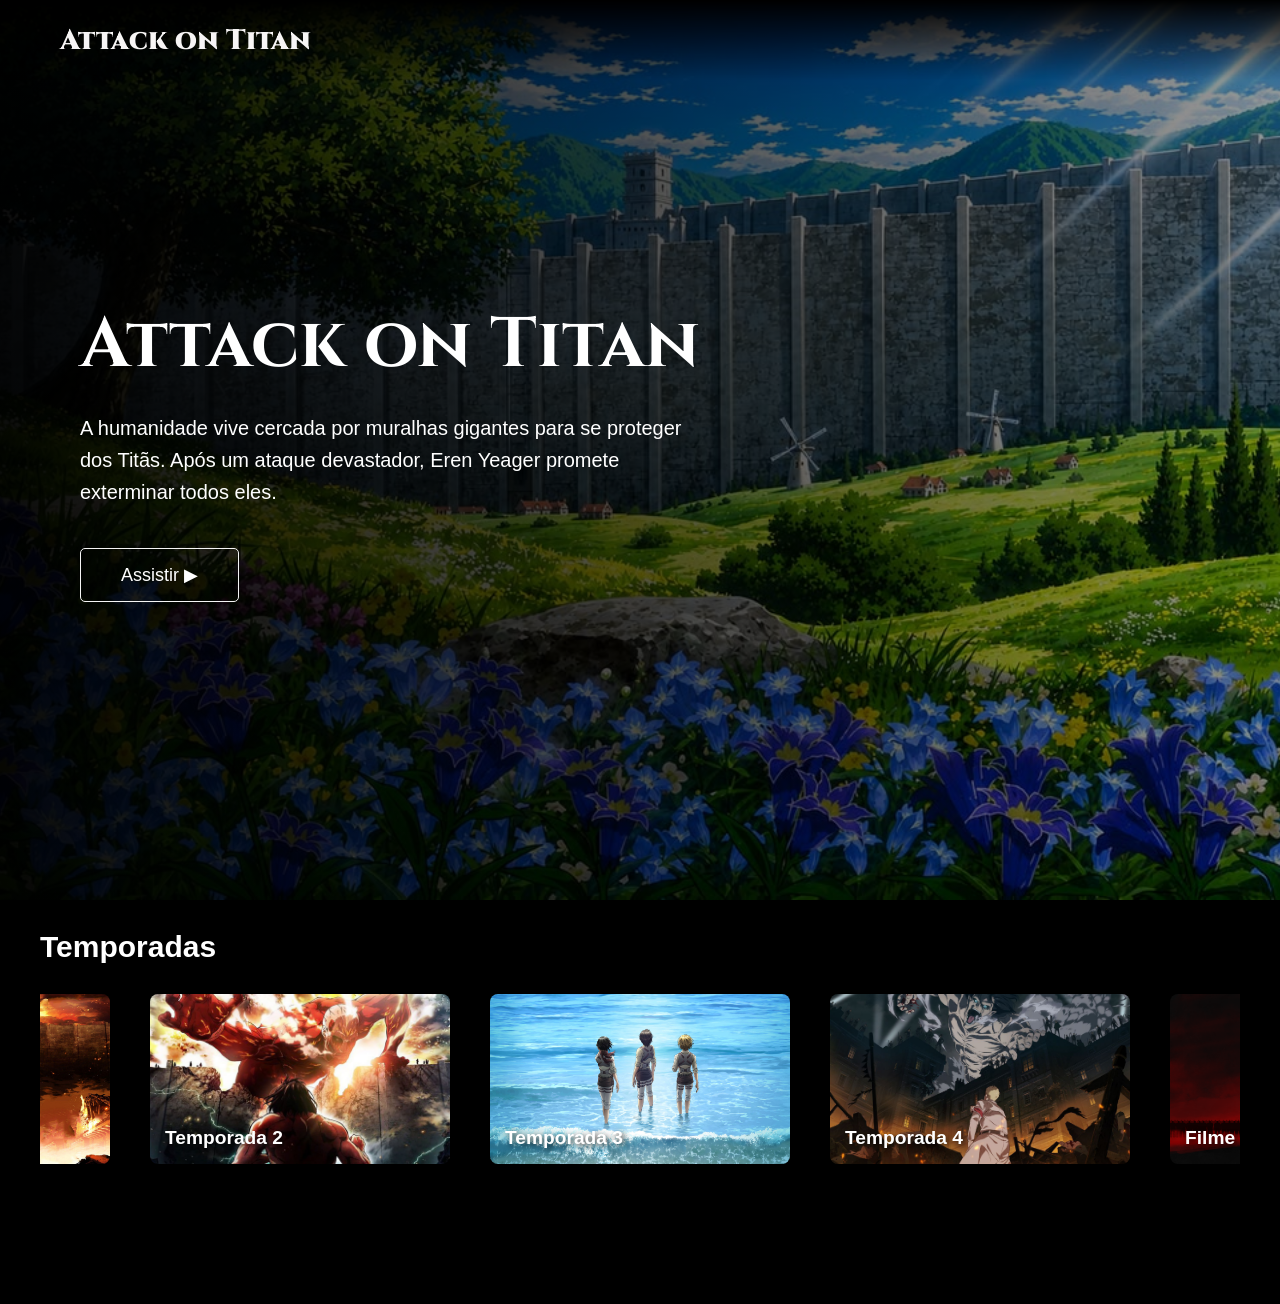
<file: index.html>
<!DOCTYPE html>
<html lang="pt-BR">
<head>
  <meta charset="UTF-8">
  <meta name="viewport" content="width=device-width, initial-scale=1.0">
  <title>Attack on Titan</title>
  <link rel="stylesheet" href="style.css">

  <link rel="preconnect" href="https://fonts.googleapis.com">
  <link rel="preconnect" href="https://fonts.gstatic.com" crossorigin>
  <link href="https://fonts.googleapis.com/css2?family=Cinzel:wght@600;700&family=Inter:wght@300;400;500;600;700&display=swap" rel="stylesheet">
</head>
<body>

  <header>
    <a href="index.html" class="logo">Attack on Titan</a>
  
  </header>

  <section class="hero">

    <div class="overlay"></div>

    <div class="conteudo">
      <h1>Attack on Titan</h1>
      <p>A humanidade vive cercada por muralhas gigantes para se proteger dos Titãs. Após um ataque devastador, Eren Yeager promete exterminar todos eles.</p>
    
      <div class="botoes">
        <button class="assistir">Assistir ▶</button>
      </div>

    </div>

  </section>

  <main>
    <section>
      <h2>Temporadas</h2>
      <div class="slider">
        <a href="temporadas/T1.html" class="card-temporada1">
          <img src="img/capa1.png" alt="Temporada 1">
          <h3 class="titulo-temporada">Temporada 1</h3>
        </a>
        <a href="temporadas/T2.html" class="card-temporada2">
          <img src="img/capa2.png" alt="Temporada 2">
          <h3 class="titulo-temporada">Temporada 2</h3>
        </a>
        <a href="temporadas/T3.html" class="card-temporada3">
          <img src="img/capa3.png" alt="Temporada 3">
          <h3 class="titulo-temporada">Temporada 3</h3>
        </a>
        <a href="temporadas/T4.html" class="card-temporada4">
          <img src="img/capa4.png" alt="Temporada 4">
          <h3 class="titulo-temporada">Temporada 4</h3>
        </a>
        <a href="temporadas/T5.html" class="card-temporada5">
          <img src="img/capaFinal.png" alt="Filme">
          <h3 class="titulo-temporada">Filme</h3>
        </a>
      </div>
    </section>

    
  </main>
</body>
</html>
</file>
<file: style.css>
* {
  margin: 0;
  padding: 0;
  box-sizing: border-box;
  font-family: Montserrat, sans-serif;
}

body {
  background-color: #000;
  color: white;
}

header {
  position: fixed;
  width: 100%;
  height: 80px;
  display: flex;
  justify-content: space-between;
  align-items: center;
  padding: 0 60px;
  background: linear-gradient(to bottom, #000, transparent);
  z-index: 100;
}

.logo {
  font-size: 28px;
  font-weight: 900;
  color: #f7f5f5;
  text-decoration: none;
  font-family: "Cinzel", serif;
}


.hero {
  height: 100vh;
  background-repeat: no-repeat;
  background-image: url("img/fundo.png");
  background-size: cover;
  background-position: center;
  position: relative;
  display: flex;
  align-items: center;
}

.overlay {
  position: absolute;
  width: 100%;
  height: 100%;
  background: linear-gradient(to right, rgba(0,0,0,.95), rgba(0,0,0,.4));
}

.conteudo {
  position: relative;
  padding-left: 80px;
  max-width: 700px;
}

.conteudo h1 {
  font-size: 70px;
  margin-bottom: 20px;
   font-family: "Cinzel", serif;
}

.conteudo p {
  font-size: 20px;
  line-height: 1.6;
  margin-bottom: 40px;
}

.botoes {
  display: flex;
  gap: 20px;
}

button {
  padding: 15px 40px;
  border: none;
  cursor: pointer;
  font-size: 18px;
  border-radius: 5px;
  transition: .3s;
}

.assistir {
  background: rgba(255, 255, 255, 0);
  color: rgb(255, 255, 255);
   border: 1px solid #f5f5f5;
}

.assistir:hover {
  transform: scale(1.05);
  background-color: #fafafa;
  color: #070707;
}

main {
  padding: 40px;
  margin-top: -80px;
  position: relative;
  z-index: 10;
}

section {
  margin-bottom: 70px;
}

section h2 {
  margin-bottom: 20px;
  font-size: 30px;
}

.slider {
  justify-content: center;
  display: flex;
  gap: 20px;
  overflow-x: auto;
  padding-bottom: 20px;
}

.slider::-webkit-scrollbar {
  display: none;
}

::-webkit-scrollbar { width: 8px; }
::-webkit-scrollbar-track { background: #070707; }
::-webkit-scrollbar-thumb { background: #fffefe; border-radius: 12px; }

.card-temporada1 {
  position: relative;
  display: flex;
  width: 300px;
  height: 170px;
  margin: 10px;
  border-radius: 8px;
  background: #252525;
  overflow: hidden;
  text-decoration: none;
  transition: .4s;
  cursor: pointer;
  flex-shrink: 0;
}

.card-temporada2 {
  position: relative;
  display: flex;
  width: 300px;
  height: 170px;
  margin: 10px;
  border-radius: 8px;
  background: #252525;
  overflow: hidden;
  text-decoration: none;
  transition: .4s;
  cursor: pointer;
  flex-shrink: 0;
}

.card-temporada3 {
  position: relative;
  display: flex;
  width: 300px;
  height: 170px;
  margin: 10px;
  border-radius: 8px;
  background: #252525;
  overflow: hidden;
  text-decoration: none;
  transition: .4s;
  cursor: pointer;
  flex-shrink: 0;
}

.card-temporada4 {
  position: relative;
  display: flex;
  width: 300px;
  height: 170px;
  margin: 10px;
  border-radius: 8px;
  background: #252525;
  overflow: hidden;
  text-decoration: none;
  transition: .4s;
  cursor: pointer;
  flex-shrink: 0;
}

.card-temporada5 {
  position: relative;
  display: flex;
  width: 300px;
  height: 170px;
  margin: 10px;
  border-radius: 8px;
  background: #252525;
  overflow: hidden;
  text-decoration: none;
  transition: .4s;
  cursor: pointer;
  flex-shrink: 0;
}


.card-temporada1:hover {
  box-shadow: 0 0 15px #ff8c00;
}

.card-temporada2:hover {
  box-shadow: 0 0 15px #e06d6d;
}

.card-temporada3:hover {
  box-shadow: 0 0 15px rgba(2, 175, 255, 0.918);
}

.card-temporada4:hover {
  box-shadow: 0 0 15px #a9a9a9;
}

.card-temporada5:hover {
  box-shadow: 0 0 15px rgba(214, 31, 31, .6);
}

.card-temporada1 img {
  width: 100%;
  height: 100%;
  object-fit: cover;
  display: block;
  transition: transform 0.3s ease;
}

.card-temporada2 img {
  width: 100%;
  height: 100%;
  object-fit: cover;
  display: block;
  transition: transform 0.3s ease;
}

.card-temporada3 img {
  width: 100%;
  height: 100%;
  object-fit: cover;
  display: block;
  transition: transform 0.3s ease;
}

.card-temporada4 img {
  width: 100%;
  height: 100%;
  object-fit: cover;
  display: block;
  transition: transform 0.3s ease;
}

.card-temporada5 img {
  width: 100%;
  height: 100%;
  object-fit: cover;
  display: block;
  transition: transform 0.3s ease;
}

.titulo-temporada {
  position: absolute;
  bottom: 15px;
  left: 15px;
  color: #ffffff;
  font-size: 1.2rem;
  font-weight: bold;
  margin: 0;
  text-shadow: 2px 2px 6px rgba(0, 0, 0, 0.9);
}

@media (max-width: 1024px) {
  header {
    padding: 20px 40px;
  }
  .hero {
    height: 70vh;
  }
  .conteudo h1 {
    font-size: 2.5rem;
  }
  .conteudo p {
    font-size: 1rem;
    max-width: 90%;
  }
  .card-temporada {
    width: 160px;
    height: 220px;
  }
}

@media (max-width: 768px) {
  header {
    flex-direction: column;
    align-items: flex-start;
    gap: 15px;
    padding: 15px 20px;
  }
  nav {
    width: 100%;
    display: flex;
    flex-wrap: wrap;
    gap: 15px;
  }
  .hero {
    height: 60vh;
  }
  .conteudo {
    padding: 0 20px;
  }
  .conteudo h1 {
    font-size: 2rem;
  }
  .conteudo p {
    font-size: 0.9rem;
  }
  .botoes {
    flex-direction: column;
    width: 100%;
  }
  .botoes button {
    width: 100%;
  }
  main section {
    padding: 0 20px;
  }
  main h2 {
    font-size: 1.3rem;
  }
  .slider {
    gap: 10px;
  }
  .card-temporada {
    width: 130px;
    height: 190px;
  }
}

@media (max-width: 480px) {
  .logo {
    font-size: 1.2rem;
  }
  nav a {
    font-size: 0.85rem;
  }
  .hero {
    height: 50vh;
  }
  .conteudo h1 {
    font-size: 1.5rem;
  }
  .conteudo p {
    font-size: 0.85rem;
  }
  .assistir {
    padding: 10px 20px;
    font-size: 0.9rem;
  }
  main h2 {
    font-size: 1.1rem;
    padding-left: 5px;
  }
  .card-temporada {
    width: 100px;
    height: 150px;
  }
}
</file>
